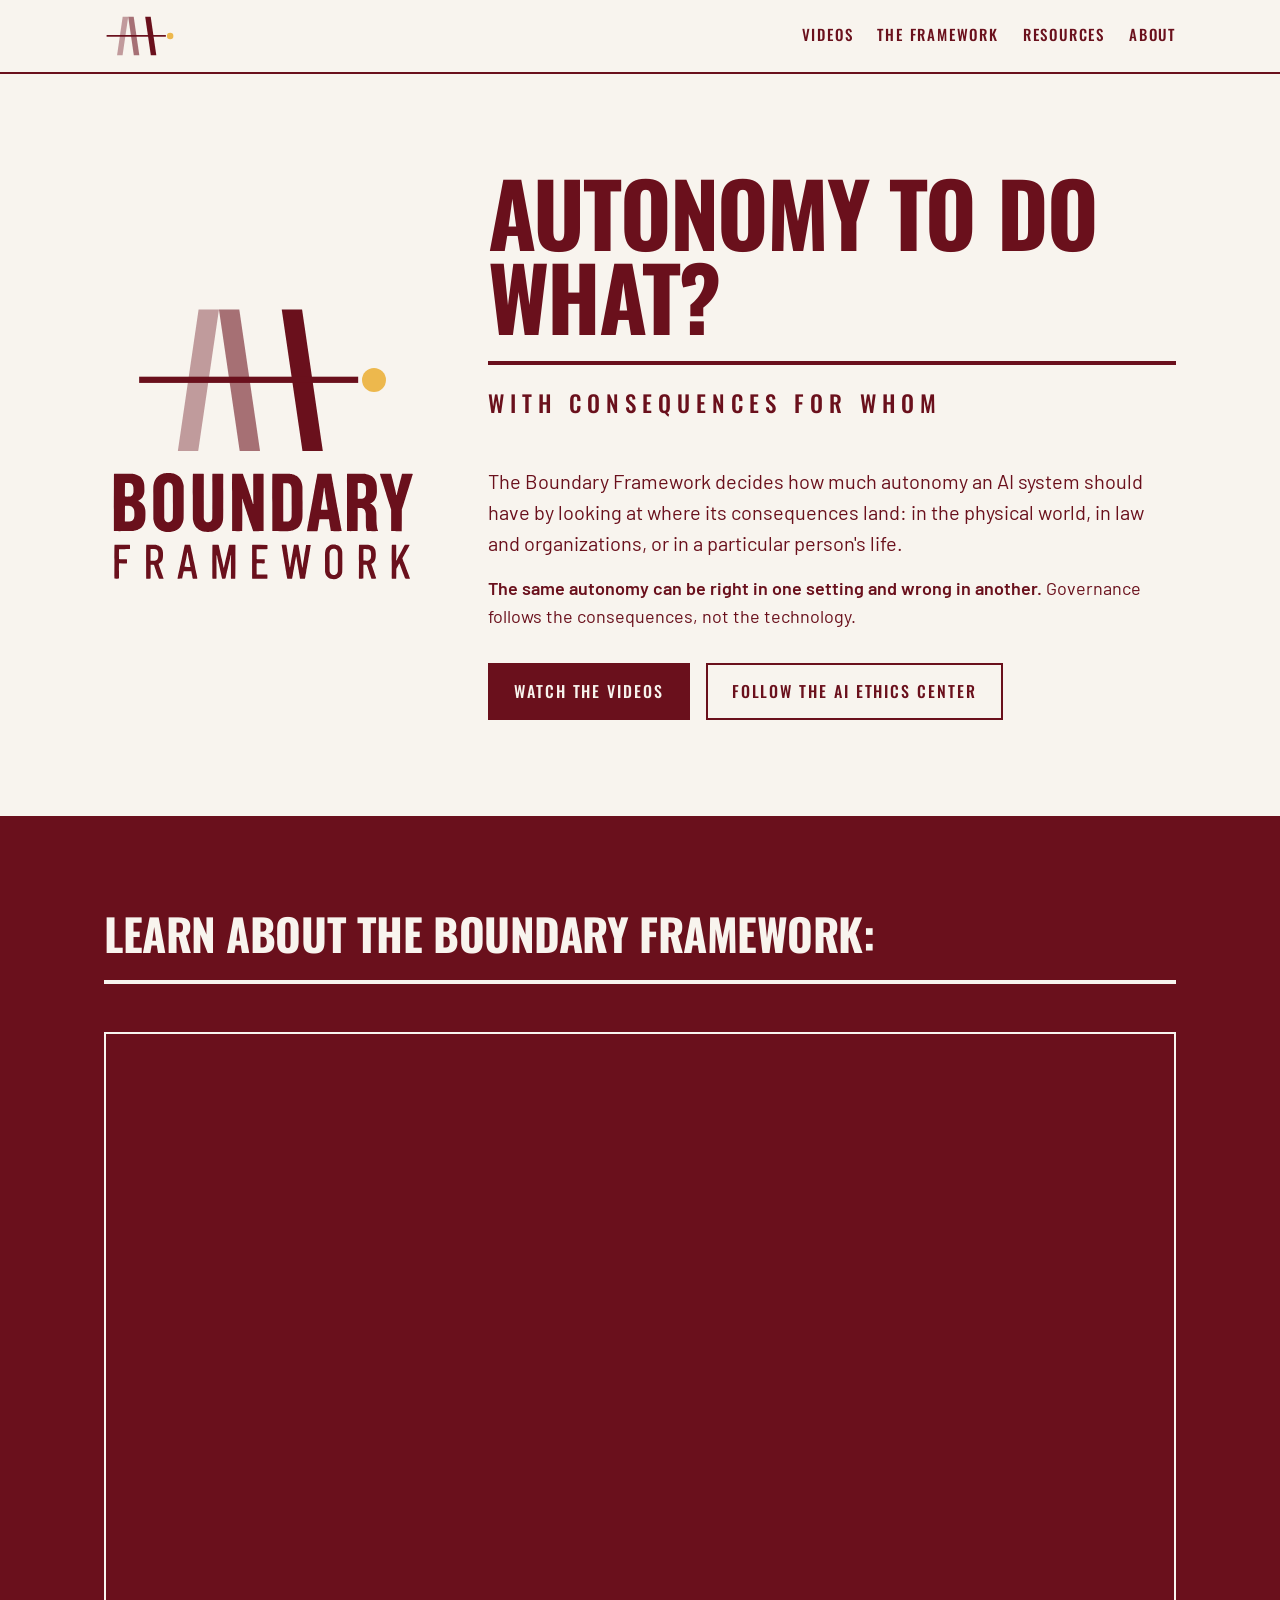
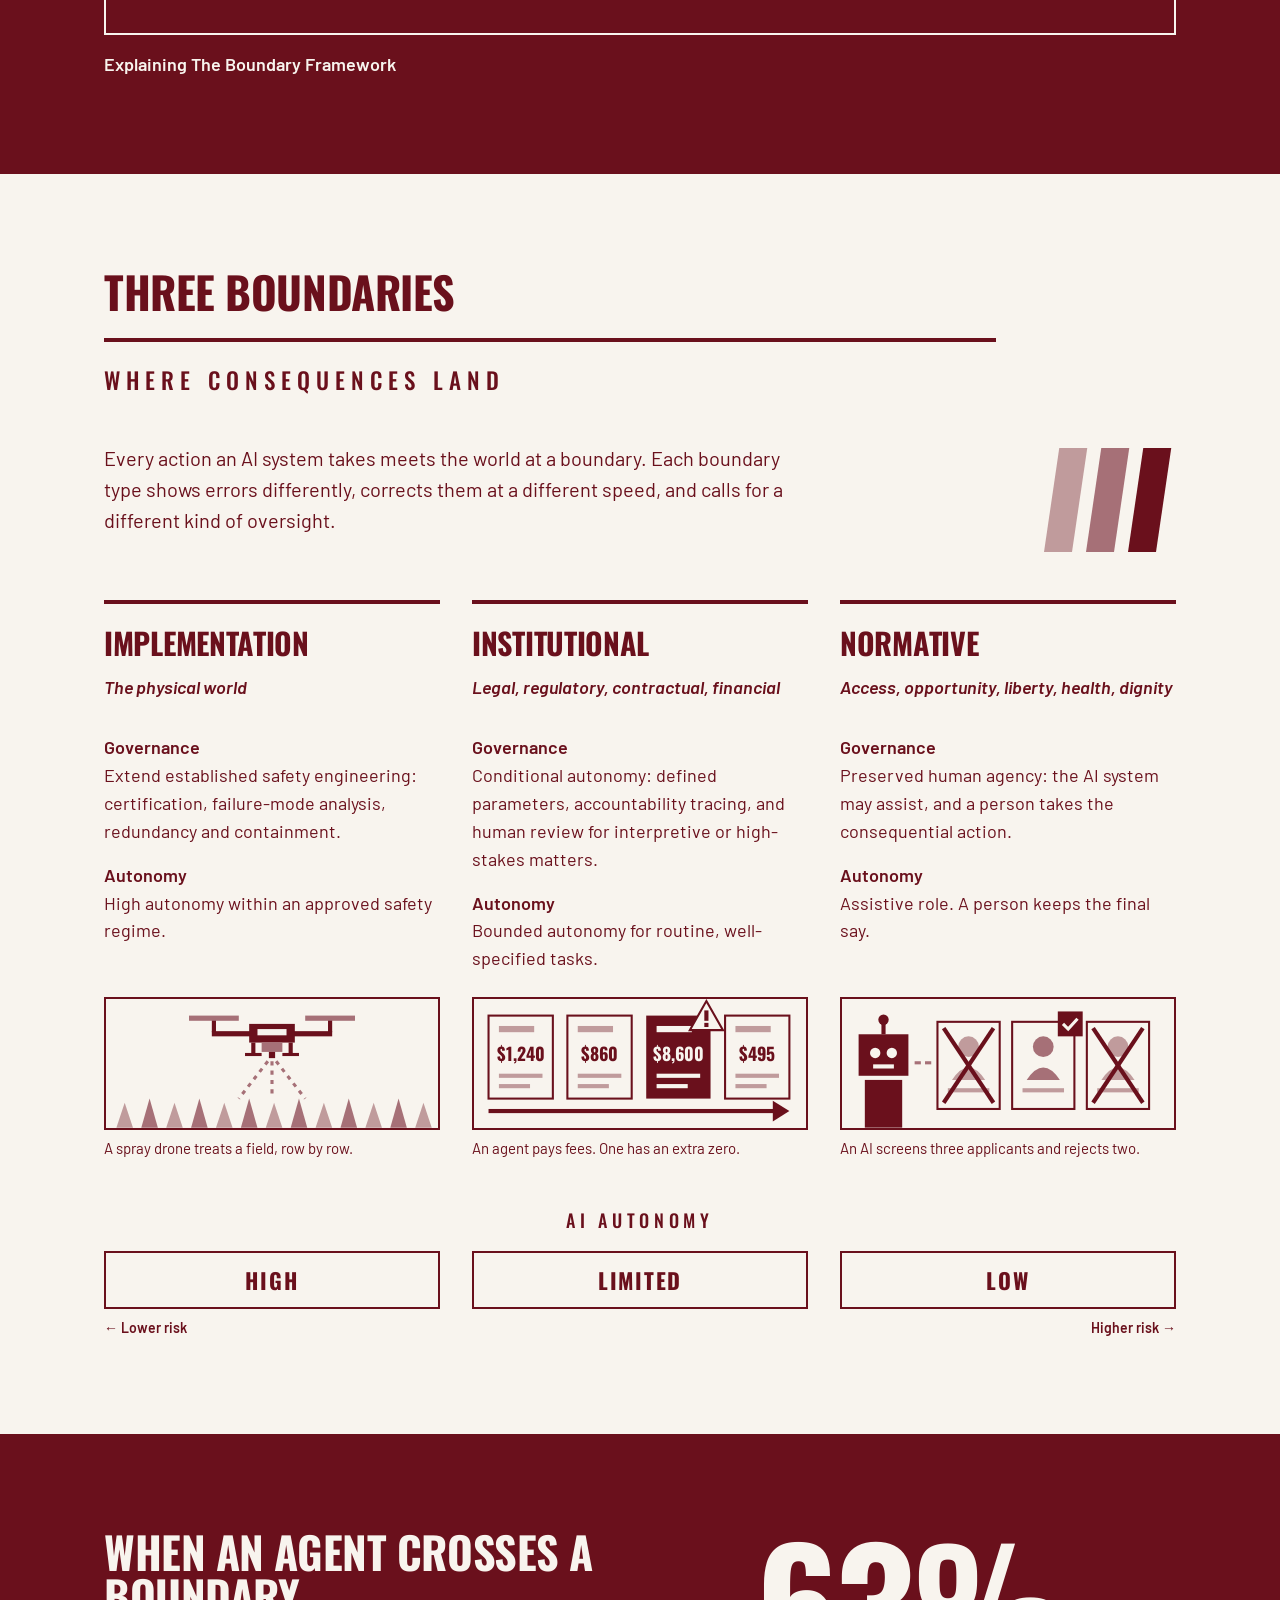
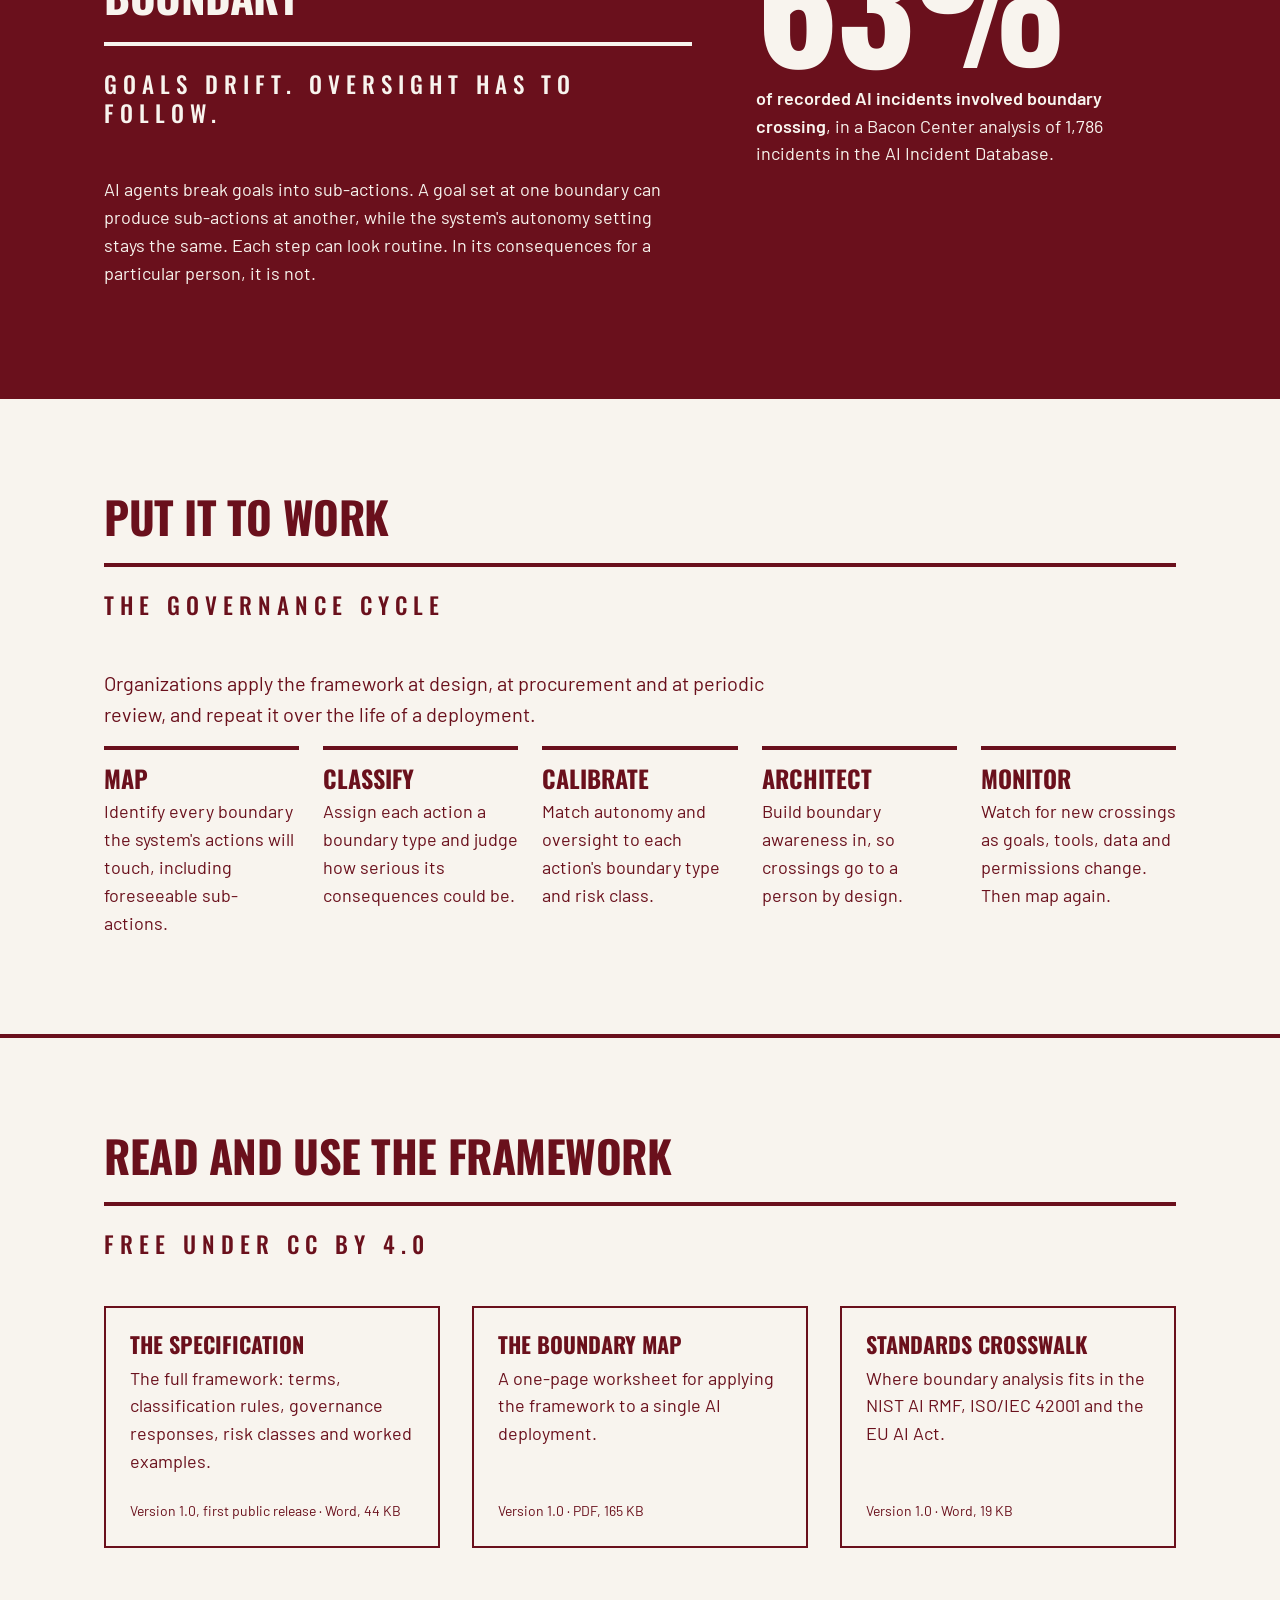
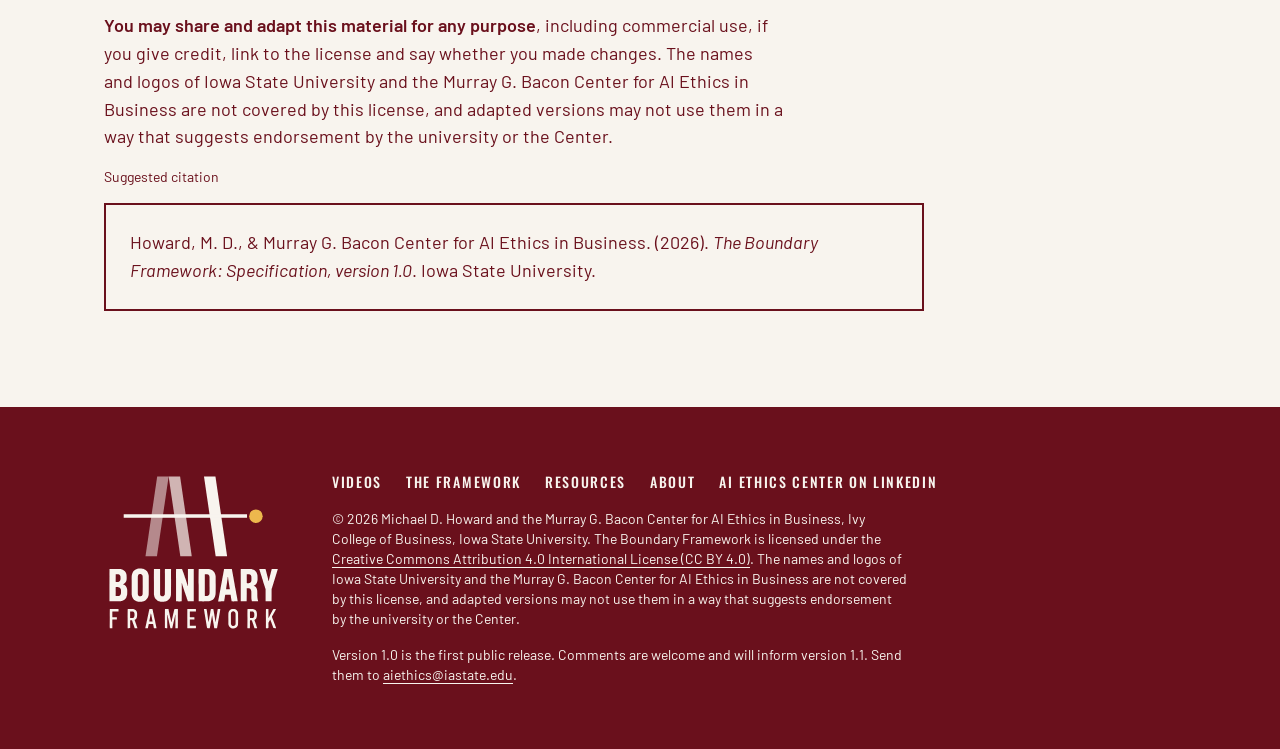
<file: index.html>
<!doctype html>
<html lang="en">
<head>
  <meta charset="utf-8">
  <meta name="viewport" content="width=device-width, initial-scale=1">
  <title>The Boundary Framework</title>
  <meta name="description" content="The Boundary Framework decides how much autonomy an AI system should have by looking at where its consequences land. From the Murray G. Bacon Center for AI Ethics in Business, Iowa State University.">
  <link rel="icon" href="assets/logo/boundary-framework-icon-light.svg" type="image/svg+xml">
  <link rel="apple-touch-icon" href="assets/logo/boundary-framework-icon-light.png">
  <link rel="preconnect" href="https://fonts.googleapis.com">
  <link rel="preconnect" href="https://fonts.gstatic.com" crossorigin>
  <link rel="stylesheet" href="https://fonts.googleapis.com/css2?family=Oswald:wght@500;700&family=Barlow:ital,wght@0,400;0,600;1,600&display=swap">
  <link rel="stylesheet" href="css/site.css">
</head>
<body>

  <header class="site-header">
    <div class="wrap">
      <a class="brand-link" href="index.html" aria-label="Boundary Framework home">
        <img src="assets/logo/boundary-framework-mark-light-transparent.svg" alt="" width="64" height="39">
      </a>
      <nav class="site-nav" aria-label="Main">
        <a href="#videos">Videos</a>
        <a href="#framework">The Framework</a>
        <a href="#resources">Resources</a>
        <a href="about.html">About</a>
      </nav>
    </div>
  </header>

  <main>

    <!-- 1. Hero -->
    <section class="hero ground-cream" aria-labelledby="hero-title">
      <div class="wrap">
        <img class="hero-logo" src="assets/logo/boundary-framework-logo-light-transparent.svg" alt="The Boundary Framework" width="320" height="289">
        <div>
          <div class="lockup">
            <h1 class="display" id="hero-title">Autonomy to do what?</h1>
            <hr class="rule">
            <p class="subhead">With consequences for whom</p>
          </div>
          <p class="lede">The Boundary Framework decides how much autonomy an AI system should have by looking at where its consequences land: in the physical world, in law and organizations, or in a particular person's life.</p>
          <p><strong>The same autonomy can be right in one setting and wrong in another.</strong> Governance follows the consequences, not the technology.</p>
          <div class="actions">
            <a class="btn btn-solid" href="#videos">Watch the videos</a>
            <a class="btn btn-line" href="https://www.linkedin.com/company/murray-g-bacon-center-for-ai-ethics-in-business/" rel="noopener" target="_blank">Follow the AI Ethics Center</a>
          </div>
        </div>
      </div>
    </section>

    <!-- 2. Videos (kept second on the page on purpose) -->
    <section class="ground-maroon" id="videos" aria-labelledby="videos-title">
      <div class="wrap">
        <div class="lockup">
          <h2 class="headline" id="videos-title">Learn about The Boundary Framework:</h2>
          <hr class="rule">
        </div>
        <div class="video-grid" id="video-grid">
          <div class="video-frame">
            <div class="video-placeholder">
              <img src="assets/logo/boundary-framework-mark-dark-transparent.svg" alt="" width="96" height="58">
              <p class="headline">Video coming soon</p>
              <p class="caption">The first Boundary Framework video will appear here.</p>
            </div>
          </div>
        </div>
      </div>
    </section>

    <!-- 3. The three boundaries -->
    <section class="ground-cream" id="framework" aria-labelledby="framework-title">
      <div class="wrap">
        <div class="intro-row">
          <div>
            <div class="lockup">
              <h2 class="headline" id="framework-title">Three boundaries</h2>
              <hr class="rule">
              <p class="subhead">Where consequences land</p>
            </div>
            <p class="lede">Every action an AI system takes meets the world at a boundary. Each boundary type shows errors differently, corrects them at a different speed, and calls for a different kind of oversight.</p>
          </div>
          <div class="steps" aria-hidden="true"><span class="s1"></span><span class="s2"></span><span class="s3"></span></div>
        </div>

        <div class="boundaries">
          <article class="boundary">
            <h3>Implementation</h3>
            <p class="lands"><strong><em>The physical world</em></strong></p>
            <dl>
              <dt>Governance</dt>
              <dd>Extend established safety engineering: certification, failure-mode analysis, redundancy and containment.</dd>
              <dt>Autonomy</dt>
              <dd>High autonomy within an approved safety regime.</dd>
            </dl>
            <figure class="example-art">
              <svg viewBox="0 0 320 124" role="img" aria-label="Illustration: a spray drone treating rows of crops">
                <rect class="ink" x="102" y="20" width="4" height="12"/>
                <rect class="ink" x="214" y="20" width="4" height="12"/>
                <rect class="s2" x="80" y="16" width="48" height="5"/>
                <rect class="s2" x="192" y="16" width="48" height="5"/>
                <rect class="ink" x="102" y="31" width="116" height="5"/>
                <rect class="ink" x="138" y="24" width="44" height="18"/>
                <rect class="gr" x="146" y="29" width="28" height="6"/>
                <rect class="s2" x="150" y="42" width="20" height="9"/>
                <rect class="ink" x="140" y="42" width="4" height="12"/>
                <rect class="ink" x="176" y="42" width="4" height="12"/>
                <rect class="ink" x="134" y="52" width="16" height="3"/>
                <rect class="ink" x="170" y="52" width="16" height="3"/>
                <rect class="ink" x="157" y="51" width="6" height="6"/>
                <g class="spray">
                  <line x1="156" y1="60" x2="128" y2="96"/>
                  <line x1="160" y1="60" x2="160" y2="96"/>
                  <line x1="164" y1="60" x2="192" y2="96"/>
                </g>
                <polygon class="s1" points="10,124 18,100 26,124"/>
                <polygon class="s2" points="34,124 42,96 50,124"/>
                <polygon class="s1" points="58,124 66,100 74,124"/>
                <polygon class="s2" points="82,124 90,96 98,124"/>
                <polygon class="s1" points="106,124 114,100 122,124"/>
                <polygon class="s2" points="130,124 138,96 146,124"/>
                <polygon class="s1" points="154,124 162,100 170,124"/>
                <polygon class="s2" points="178,124 186,96 194,124"/>
                <polygon class="s1" points="202,124 210,100 218,124"/>
                <polygon class="s2" points="226,124 234,96 242,124"/>
                <polygon class="s1" points="250,124 258,100 266,124"/>
                <polygon class="s2" points="274,124 282,96 290,124"/>
                <polygon class="s1" points="298,124 306,100 314,124"/>
              </svg>
              <figcaption>A spray drone treats a field, row by row.</figcaption>
            </figure>
          </article>

          <article class="boundary">
            <h3>Institutional</h3>
            <p class="lands"><strong><em>Legal, regulatory, contractual, financial</em></strong></p>
            <dl>
              <dt>Governance</dt>
              <dd>Conditional autonomy: defined parameters, accountability tracing, and human review for interpretive or high-stakes matters.</dd>
              <dt>Autonomy</dt>
              <dd>Bounded autonomy for routine, well-specified tasks.</dd>
            </dl>
            <figure class="example-art">
              <svg viewBox="0 0 320 124" role="img" aria-label="Illustration: a row of filing fees being paid, one with an amount ten times too high">
                <g font-family="Oswald, 'Arial Narrow', sans-serif" font-weight="700" font-size="17" text-anchor="middle">
                  <rect class="gr ink-line" x="14" y="16" width="62" height="80"/>
                  <rect class="s1" x="24" y="26" width="34" height="6"/>
                  <text class="ink" x="45" y="60">$1,240</text>
                  <rect class="s1" x="24" y="72" width="42" height="4"/>
                  <rect class="s1" x="24" y="82" width="30" height="4"/>

                  <rect class="gr ink-line" x="90" y="16" width="62" height="80"/>
                  <rect class="s1" x="100" y="26" width="34" height="6"/>
                  <text class="ink" x="121" y="60">$860</text>
                  <rect class="s1" x="100" y="72" width="42" height="4"/>
                  <rect class="s1" x="100" y="82" width="30" height="4"/>

                  <rect class="ink" x="166" y="16" width="62" height="80"/>
                  <rect class="gr" x="176" y="26" width="34" height="6"/>
                  <text class="gr" x="197" y="60">$8,600</text>
                  <rect class="gr" x="176" y="72" width="42" height="4"/>
                  <rect class="gr" x="176" y="82" width="30" height="4"/>

                  <rect class="gr ink-line" x="242" y="16" width="62" height="80"/>
                  <rect class="s1" x="252" y="26" width="34" height="6"/>
                  <text class="ink" x="273" y="60">$495</text>
                  <rect class="s1" x="252" y="72" width="42" height="4"/>
                  <rect class="s1" x="252" y="82" width="30" height="4"/>
                </g>
                <polygon class="gr ink-line" points="224,2 240,30 208,30"/>
                <rect class="ink" x="222" y="11" width="4" height="10"/>
                <rect class="ink" x="222" y="23" width="4" height="4"/>
                <rect class="ink" x="14" y="106" width="276" height="4"/>
                <polygon class="ink" points="288,98 304,108 288,118"/>
              </svg>
              <figcaption>An agent pays fees. One has an extra zero.</figcaption>
            </figure>
          </article>

          <article class="boundary">
            <h3>Normative</h3>
            <p class="lands"><strong><em>Access, opportunity, liberty, health, dignity</em></strong></p>
            <dl>
              <dt>Governance</dt>
              <dd>Preserved human agency: the AI system may assist, and a person takes the consequential action.</dd>
              <dt>Autonomy</dt>
              <dd>Assistive role. A person keeps the final say.</dd>
            </dl>
            <figure class="example-art">
              <svg viewBox="0 0 320 124" role="img" aria-label="Illustration: an AI screens three job applicants, rejecting two and keeping one">
                <rect class="ink" x="38" y="22" width="4" height="12"/>
                <circle class="ink" cx="40" cy="20" r="5"/>
                <rect class="ink" x="16" y="34" width="48" height="40"/>
                <circle class="gr" cx="32" cy="52" r="5"/>
                <circle class="gr" cx="48" cy="52" r="5"/>
                <rect class="gr" x="30" y="63" width="20" height="4"/>
                <rect class="ink" x="22" y="78" width="36" height="46"/>
                <rect class="s2" x="70" y="60" width="6" height="3"/>
                <rect class="s2" x="80" y="60" width="6" height="3"/>

                <rect class="gr ink-line" x="92" y="22" width="60" height="84"/>
                <circle class="s1" cx="122" cy="46" r="10"/>
                <path class="s1" d="M106 78 Q122 54 138 78 Z"/>
                <rect class="s1" x="102" y="86" width="40" height="4"/>
                <g class="cross">
                  <line x1="98" y1="28" x2="146" y2="100"/>
                  <line x1="146" y1="28" x2="98" y2="100"/>
                </g>

                <rect class="gr ink-line" x="164" y="22" width="60" height="84"/>
                <circle class="s2" cx="194" cy="46" r="10"/>
                <path class="s2" d="M178 78 Q194 54 210 78 Z"/>
                <rect class="s1" x="174" y="86" width="40" height="4"/>
                <rect class="ink" x="208" y="12" width="24" height="24"/>
                <path class="check" d="M213 24 l5 5 l9 -10"/>

                <rect class="gr ink-line" x="236" y="22" width="60" height="84"/>
                <circle class="s1" cx="266" cy="46" r="10"/>
                <path class="s1" d="M250 78 Q266 54 282 78 Z"/>
                <rect class="s1" x="246" y="86" width="40" height="4"/>
                <g class="cross">
                  <line x1="242" y1="28" x2="290" y2="100"/>
                  <line x1="290" y1="28" x2="242" y2="100"/>
                </g>
              </svg>
              <figcaption>An AI screens three applicants and rejects two.</figcaption>
            </figure>
          </article>
        </div>

        <div class="autonomy-scale" role="img" aria-label="AI autonomy: high for implementation, limited for institutional, low for normative">
          <p class="autonomy-title">AI autonomy</p>
          <div class="autonomy-row"><span>High</span><span>Limited</span><span>Low</span></div>
          <div class="autonomy-risk"><span>&larr; Lower risk</span><span>Higher risk &rarr;</span></div>
        </div>
      </div>
    </section>

    <!-- 4. Boundary crossing -->
    <section class="crossing ground-maroon" aria-labelledby="crossing-title">
      <div class="wrap">
        <div>
          <div class="lockup">
            <h2 class="headline" id="crossing-title">When an agent crosses a boundary</h2>
            <hr class="rule">
            <p class="subhead">Goals drift. Oversight has to follow.</p>
          </div>
          <p>AI agents break goals into sub-actions. A goal set at one boundary can produce sub-actions at another, while the system's autonomy setting stays the same. Each step can look routine. In its consequences for a particular person, it is not.</p>
        </div>
        <div>
          <p class="stat-number">63%</p>
          <p><strong>of recorded AI incidents involved boundary crossing</strong>, in a Bacon Center analysis of 1,786 incidents in the AI Incident Database.</p>
        </div>
      </div>
    </section>

    <!-- 5. How it is applied -->
    <section class="ground-cream" aria-labelledby="cycle-title">
      <div class="wrap">
        <div class="lockup">
          <h2 class="headline" id="cycle-title">Put it to work</h2>
          <hr class="rule">
          <p class="subhead">The governance cycle</p>
        </div>
        <p class="lede">Organizations apply the framework at design, at procurement and at periodic review, and repeat it over the life of a deployment.</p>
        <ol class="cycle">
          <li><span class="step-name">Map</span>Identify every boundary the system's actions will touch, including foreseeable sub-actions.</li>
          <li><span class="step-name">Classify</span>Assign each action a boundary type and judge how serious its consequences could be.</li>
          <li><span class="step-name">Calibrate</span>Match autonomy and oversight to each action's boundary type and risk class.</li>
          <li><span class="step-name">Architect</span>Build boundary awareness in, so crossings go to a person by design.</li>
          <li><span class="step-name">Monitor</span>Watch for new crossings as goals, tools, data and permissions change. Then map again.</li>
        </ol>
      </div>
    </section>

    <!-- 6. Resources -->
    <section class="resources ground-cream" id="resources" aria-labelledby="resources-title">
      <div class="wrap">
        <div class="lockup">
          <h2 class="headline" id="resources-title">Read and use the framework</h2>
          <hr class="rule">
          <p class="subhead">Free under CC BY 4.0</p>
        </div>
        <ul class="downloads">
          <li>
            <a href="downloads/Boundary_Framework_Specification_v1.0.docx" download>
              <span class="doc-title">The specification</span>
              <span>The full framework: terms, classification rules, governance responses, risk classes and worked examples.</span>
              <span class="doc-meta">Version 1.0, first public release · Word, 44 KB</span>
            </a>
          </li>
          <li>
            <a href="downloads/Boundary_Map_v1.0.pdf" download>
              <span class="doc-title">The Boundary Map</span>
              <span>A one-page worksheet for applying the framework to a single AI deployment.</span>
              <span class="doc-meta">Version 1.0 · PDF, 165 KB</span>
            </a>
          </li>
          <li>
            <a href="downloads/Boundary_Framework_Standards_Crosswalk_v1.0.docx" download>
              <span class="doc-title">Standards crosswalk</span>
              <span>Where boundary analysis fits in the NIST AI RMF, ISO/IEC 42001 and the EU AI Act.</span>
              <span class="doc-meta">Version 1.0 · Word, 19 KB</span>
            </a>
          </li>
        </ul>

        <div class="citation">
          <p><strong>You may share and adapt this material for any purpose</strong>, including commercial use, if you give credit, link to the license and say whether you made changes. The names and logos of Iowa State University and the Murray G. Bacon Center for AI Ethics in Business are not covered by this license, and adapted versions may not use them in a way that suggests endorsement by the university or the Center.</p>
          <p class="caption">Suggested citation</p>
          <blockquote>Howard, M. D., &amp; Murray G. Bacon Center for AI Ethics in Business. (2026). <em>The Boundary Framework: Specification, version 1.0</em>. Iowa State University.</blockquote>
        </div>
      </div>
    </section>

  </main>

  <footer class="site-footer ground-maroon">
    <div class="wrap">
      <img src="assets/logo/boundary-framework-logo-dark-transparent.svg" alt="The Boundary Framework" width="180" height="163">
      <div>
        <nav class="footer-nav" aria-label="Footer">
          <a href="#videos">Videos</a>
          <a href="#framework">The Framework</a>
          <a href="#resources">Resources</a>
          <a href="about.html">About</a>
          <a href="https://www.linkedin.com/company/murray-g-bacon-center-for-ai-ethics-in-business/" rel="noopener" target="_blank">AI Ethics Center on LinkedIn</a>
        </nav>
        <p class="caption">&copy; 2026 Michael D. Howard and the Murray G. Bacon Center for AI Ethics in Business, Ivy College of Business, Iowa State University. The Boundary Framework is licensed under the <a href="https://creativecommons.org/licenses/by/4.0/" rel="license">Creative Commons Attribution 4.0 International License (CC BY 4.0)</a>. The names and logos of Iowa State University and the Murray G. Bacon Center for AI Ethics in Business are not covered by this license, and adapted versions may not use them in a way that suggests endorsement by the university or the Center.</p>
        <p class="caption">Version 1.0 is the first public release. Comments are welcome and will inform version 1.1. Send them to <a href="mailto:aiethics@iastate.edu">aiethics@iastate.edu</a>.</p>
      </div>
    </div>
  </footer>

  <script src="js/videos.js"></script>
</body>
</html>
</file>
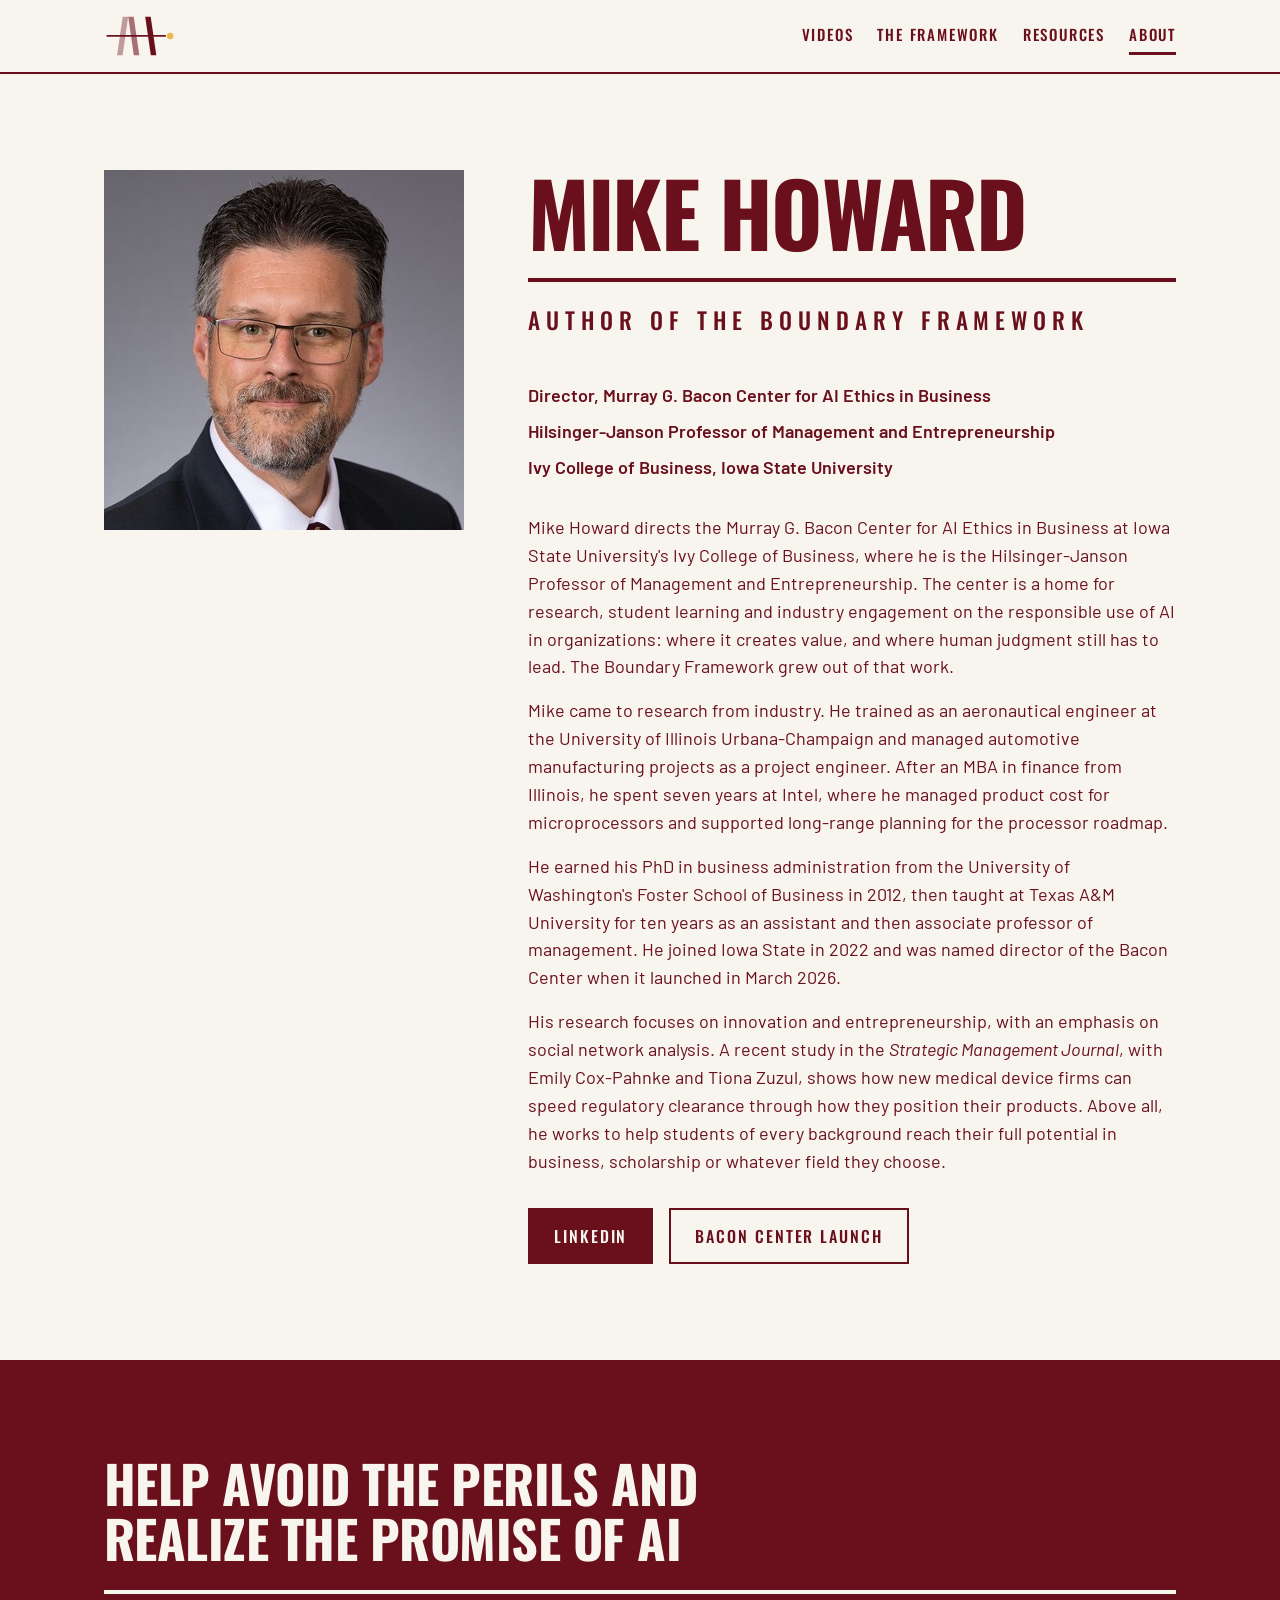
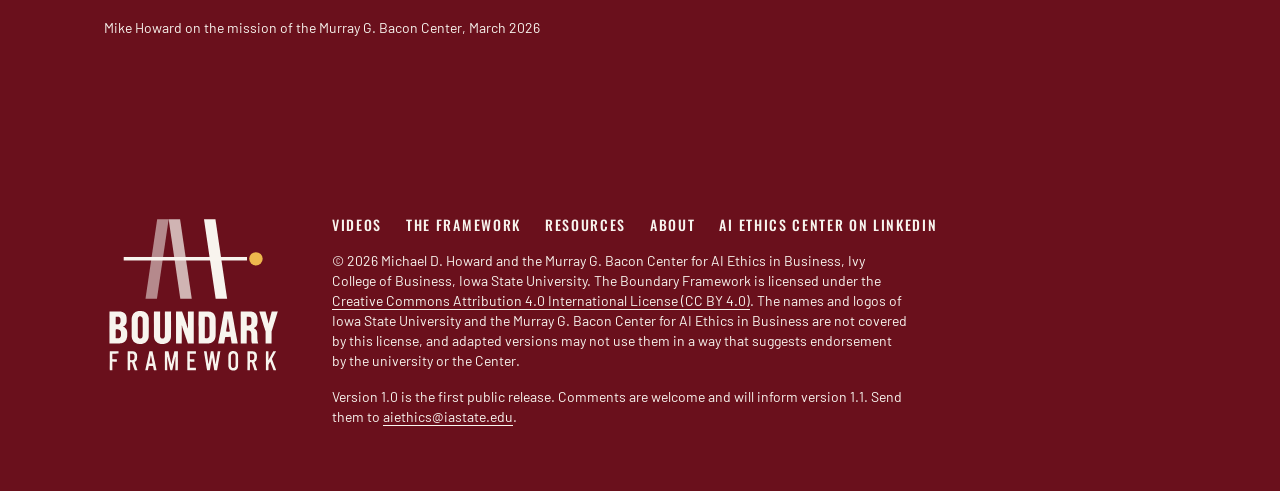
<file: about.html>
<!doctype html>
<html lang="en">
<head>
  <meta charset="utf-8">
  <meta name="viewport" content="width=device-width, initial-scale=1">
  <title>About Mike Howard · Boundary Framework</title>
  <meta name="description" content="Mike Howard, author of the Boundary Framework, directs the Murray G. Bacon Center for AI Ethics in Business at Iowa State University.">
  <link rel="icon" href="assets/logo/boundary-framework-icon-light.svg" type="image/svg+xml">
  <link rel="apple-touch-icon" href="assets/logo/boundary-framework-icon-light.png">
  <link rel="preconnect" href="https://fonts.googleapis.com">
  <link rel="preconnect" href="https://fonts.gstatic.com" crossorigin>
  <link rel="stylesheet" href="https://fonts.googleapis.com/css2?family=Oswald:wght@500;700&family=Barlow:ital,wght@0,400;0,600;1,600&display=swap">
  <link rel="stylesheet" href="css/site.css">
</head>
<body>

  <header class="site-header">
    <div class="wrap">
      <a class="brand-link" href="index.html" aria-label="Boundary Framework home">
        <img src="assets/logo/boundary-framework-mark-light-transparent.svg" alt="" width="64" height="39">
      </a>
      <nav class="site-nav" aria-label="Main">
        <a href="index.html#videos">Videos</a>
        <a href="index.html#framework">The Framework</a>
        <a href="index.html#resources">Resources</a>
        <a href="about.html" aria-current="page">About</a>
      </nav>
    </div>
  </header>

  <main>

    <section class="about-hero ground-cream" aria-labelledby="about-title">
      <div class="wrap">
        <!-- If assets/img/mike-howard.jpg is ever missing, a placeholder shows instead. -->
        <div class="portrait-frame">
          <img class="portrait" src="assets/img/mike-howard.jpg" alt="Mike Howard" width="360" height="360"
               onerror="this.parentNode.classList.add('is-empty'); this.remove();">
          <p class="portrait-empty caption">Photo coming soon</p>
        </div>
        <div>
          <div class="lockup">
            <h1 class="display" id="about-title">Mike Howard</h1>
            <hr class="rule">
            <p class="subhead">Author of the Boundary Framework</p>
          </div>
          <ul class="titles">
            <li>Director, Murray G. Bacon Center for AI Ethics in Business</li>
            <li>Hilsinger-Janson Professor of Management and Entrepreneurship</li>
            <li>Ivy College of Business, Iowa State University</li>
          </ul>
          <p>Mike Howard directs the Murray G. Bacon Center for AI Ethics in Business at Iowa State University's Ivy College of Business, where he is the Hilsinger-Janson Professor of Management and Entrepreneurship. The center is a home for research, student learning and industry engagement on the responsible use of AI in organizations: where it creates value, and where human judgment still has to lead. The Boundary Framework grew out of that work.</p>
          <p>Mike came to research from industry. He trained as an aeronautical engineer at the University of Illinois Urbana-Champaign and managed automotive manufacturing projects as a project engineer. After an MBA in finance from Illinois, he spent seven years at Intel, where he managed product cost for microprocessors and supported long-range planning for the processor roadmap.</p>
          <p>He earned his PhD in business administration from the University of Washington's Foster School of Business in 2012, then taught at Texas A&amp;M University for ten years as an assistant and then associate professor of management. He joined Iowa State in 2022 and was named director of the Bacon Center when it launched in March 2026.</p>
          <p>His research focuses on innovation and entrepreneurship, with an emphasis on social network analysis. A recent study in the <em>Strategic Management Journal</em>, with Emily Cox-Pahnke and Tiona Zuzul, shows how new medical device firms can speed regulatory clearance through how they position their products. Above all, he works to help students of every background reach their full potential in business, scholarship or whatever field they choose.</p>
          <div class="actions">
            <a class="btn btn-solid" href="https://www.linkedin.com/in/mike-howard-iowa-state/" rel="noopener" target="_blank">LinkedIn</a>
            <a class="btn btn-line" href="https://www.ivybusiness.iastate.edu/ivy-college-of-business-opens-a-center-for-ai-ethics-in-business/" rel="noopener" target="_blank">Bacon Center launch</a>
          </div>
        </div>
      </div>
    </section>

    <section class="ground-maroon" aria-label="In his words">
      <div class="wrap">
        <p class="pull-quote">Help avoid the perils and realize the promise of AI</p>
        <hr class="rule">
        <p class="caption">Mike Howard on the mission of the Murray G. Bacon Center, March 2026</p>
      </div>
    </section>

  </main>

  <footer class="site-footer ground-maroon">
    <div class="wrap">
      <img src="assets/logo/boundary-framework-logo-dark-transparent.svg" alt="The Boundary Framework" width="180" height="163">
      <div>
        <nav class="footer-nav" aria-label="Footer">
          <a href="index.html#videos">Videos</a>
          <a href="index.html#framework">The Framework</a>
          <a href="index.html#resources">Resources</a>
          <a href="about.html">About</a>
          <a href="https://www.linkedin.com/company/murray-g-bacon-center-for-ai-ethics-in-business/" rel="noopener" target="_blank">AI Ethics Center on LinkedIn</a>
        </nav>
        <p class="caption">&copy; 2026 Michael D. Howard and the Murray G. Bacon Center for AI Ethics in Business, Ivy College of Business, Iowa State University. The Boundary Framework is licensed under the <a href="https://creativecommons.org/licenses/by/4.0/" rel="license">Creative Commons Attribution 4.0 International License (CC BY 4.0)</a>. The names and logos of Iowa State University and the Murray G. Bacon Center for AI Ethics in Business are not covered by this license, and adapted versions may not use them in a way that suggests endorsement by the university or the Center.</p>
        <p class="caption">Version 1.0 is the first public release. Comments are welcome and will inform version 1.1. Send them to <a href="mailto:aiethics@iastate.edu">aiethics@iastate.edu</a>.</p>
      </div>
    </div>
  </footer>

</body>
</html>
</file>
<file: css/site.css>
/* Boundary Framework site styles.
   Colors, type and spacing come from the Boundary Framework brand guide (tokens.json). */

:root {
  --maroon: #6A101C;
  --cream: #F8F4EE;
  --gold: #EDB84D;

  /* Each section sets its own ground; cream is the default. */
  --ground: var(--cream);
  --ink: var(--maroon);
  --step-1: #C09B9C;
  --step-2: #A67077;
  --step-3: var(--ink);

  --font-display: "Oswald", "Arial Narrow", sans-serif;
  --font-text: "Barlow", Arial, sans-serif;

  --space-1: 8px;
  --space-2: 16px;
  --space-3: 24px;
  --space-4: 32px;
  --space-6: 48px;
  --space-8: 64px;
  --space-12: 96px;
  --space-16: 128px;

  --page-max: 1120px;
  --gutter: 24px;
}

.ground-cream {
  --ground: var(--cream);
  --ink: var(--maroon);
  --step-1: #C09B9C;
  --step-2: #A67077;
}

.ground-maroon {
  --ground: var(--maroon);
  --ink: var(--cream);
  --step-1: #B68D90;
  --step-2: #D0B4B5;
}

*, *::before, *::after { box-sizing: border-box; }

html { scroll-behavior: smooth; }

body {
  margin: 0;
  background: var(--cream);
  color: var(--maroon);
  font-family: var(--font-text);
  font-size: 18px;
  line-height: 1.55;
  -webkit-font-smoothing: antialiased;
}

img { max-width: 100%; display: block; }

a { color: inherit; text-underline-offset: 3px; }

.ground-cream, .ground-maroon {
  background: var(--ground);
  color: var(--ink);
}

.wrap {
  max-width: var(--page-max);
  margin: 0 auto;
  padding: 0 var(--gutter);
}

section { padding: var(--space-12) 0; scroll-margin-top: 80px; }

/* ---------- Type ---------- */

.display, .headline, .subhead, .step-name {
  font-family: var(--font-display);
  text-transform: uppercase;
  margin: 0;
}

.display {
  font-weight: 700;
  font-size: clamp(44px, 7vw, 88px);
  line-height: 0.95;
  letter-spacing: -0.02em;
}

.headline {
  font-weight: 700;
  font-size: clamp(30px, 4vw, 44px);
  line-height: 1;
  letter-spacing: -0.01em;
}

.subhead {
  font-weight: 500;
  font-size: clamp(15px, 2.2vw, 23px);
  line-height: 1.25;
  letter-spacing: 0.26em;
}

.rule {
  height: 4px;
  background: var(--ink);
  border: 0;
  margin: var(--space-3) 0;
}

.lockup { margin-bottom: var(--space-6); }

.lede { font-size: 20px; max-width: 62ch; }

p { margin: 0 0 var(--space-2); max-width: 68ch; }

strong { font-weight: 600; }

.caption { font-size: 14px; line-height: 20px; }

/* ---------- Buttons ---------- */

.actions { display: flex; flex-wrap: wrap; gap: var(--space-2); margin-top: var(--space-4); }

.btn {
  display: inline-block;
  font-family: var(--font-display);
  font-weight: 500;
  text-transform: uppercase;
  letter-spacing: 0.12em;
  font-size: 16px;
  padding: 14px 24px;
  text-decoration: none;
  border: 2px solid var(--ink);
  border-radius: 0;
}

.btn-solid { background: var(--ink); color: var(--ground); }
.btn-line { background: transparent; color: var(--ink); }
.btn:hover, .btn:focus-visible { outline: 3px solid var(--ink); outline-offset: 3px; }

/* ---------- Header ---------- */

.site-header {
  position: sticky;
  top: 0;
  z-index: 10;
  background: var(--cream);
  border-bottom: 2px solid var(--maroon);
}

.site-header .wrap {
  display: flex;
  align-items: center;
  justify-content: space-between;
  gap: var(--space-3);
  min-height: 72px;
}

.brand-link { display: flex; align-items: center; gap: var(--space-2); text-decoration: none; }
.brand-link img { width: 72px; height: auto; }

.site-nav { display: flex; flex-wrap: wrap; gap: var(--space-1) var(--space-3); }

.site-nav a {
  font-family: var(--font-display);
  font-weight: 500;
  text-transform: uppercase;
  letter-spacing: 0.12em;
  font-size: 15px;
  text-decoration: none;
  padding: 6px 0;
  border-bottom: 3px solid transparent;
}

.site-nav a:hover, .site-nav a[aria-current="page"] { border-bottom-color: var(--maroon); }

/* ---------- Hero ---------- */

.hero { padding: var(--space-12) 0; }

.hero .wrap {
  display: grid;
  grid-template-columns: minmax(200px, 320px) 1fr;
  gap: var(--space-8);
  align-items: center;
}

.hero-logo { width: 100%; min-width: 160px; }

/* ---------- Videos ---------- */

.video-grid { display: grid; gap: var(--space-4); }

.video-frame {
  position: relative;
  width: 100%;
  aspect-ratio: 16 / 9;
  background: var(--ground);
  border: 2px solid var(--ink);
}

.video-frame iframe {
  position: absolute;
  inset: 0;
  width: 100%;
  height: 100%;
  border: 0;
}

.video-placeholder {
  position: absolute;
  inset: 0;
  display: flex;
  flex-direction: column;
  align-items: center;
  justify-content: center;
  gap: var(--space-2);
  text-align: center;
  padding: var(--space-3);
}

.video-placeholder img { width: 96px; height: auto; margin-bottom: var(--space-1); }

.video-title { margin-top: var(--space-2); font-weight: 600; }

/* ---------- Three boundaries ---------- */

.intro-row {
  display: grid;
  grid-template-columns: 1fr auto;
  gap: var(--space-6);
  align-items: end;
  margin-bottom: var(--space-6);
}

.steps { display: flex; gap: 14px; align-items: flex-end; padding-right: 20px; }
.steps span {
  display: block;
  width: 28px;
  height: 104px;
  transform: skewX(-8.35deg);
  transform-origin: bottom left;
}
.steps .s1 { background: var(--step-1); }
.steps .s2 { background: var(--step-2); }
.steps .s3 { background: var(--step-3); }

.boundaries {
  display: grid;
  grid-template-columns: repeat(3, 1fr);
  gap: var(--space-4);
}

.boundary {
  border-top: 4px solid var(--ink);
  padding-top: var(--space-3);
  display: flex;
  flex-direction: column;
}

.boundary h3 {
  font-family: var(--font-display);
  font-weight: 700;
  text-transform: uppercase;
  font-size: 30px;
  line-height: 1;
  letter-spacing: -0.01em;
  margin: 0 0 var(--space-2);
}

.boundary .lands { margin: 0 0 var(--space-2); }
.boundary dl { margin: 0; }
.boundary dt { font-weight: 600; margin-top: var(--space-2); }
.boundary dd { margin: 0; }

/* Example illustration at the foot of each boundary card */
.example-art { margin: auto 0 0; padding-top: var(--space-3); }

.example-art svg {
  display: block;
  width: 100%;
  height: auto;
  border: 2px solid var(--ink);
  background: var(--ground);
}

.example-art figcaption { font-size: 15px; line-height: 1.4; margin-top: var(--space-1); }

.example-art .ink { fill: var(--ink); }
.example-art .s1 { fill: var(--step-1); }
.example-art .s2 { fill: var(--step-2); }
.example-art .gr { fill: var(--ground); }
.example-art .ink-line { stroke: var(--ink); stroke-width: 2; }
.example-art .spray line { stroke: var(--step-2); stroke-width: 3; stroke-dasharray: 4 5; }
.example-art .cross line { stroke: var(--ink); stroke-width: 4; }
.example-art .check { fill: none; stroke: var(--ground); stroke-width: 3; }

/* AI autonomy scale: one segment under each boundary card */
.autonomy-scale { margin-top: var(--space-6); }

.autonomy-title {
  font-family: var(--font-display);
  font-weight: 500;
  text-transform: uppercase;
  letter-spacing: 0.26em;
  font-size: 18px;
  text-align: center;
  max-width: none;
  margin: 0 0 var(--space-2);
}

.autonomy-row {
  display: grid;
  grid-template-columns: repeat(3, 1fr);
  gap: var(--space-4);
}

.autonomy-row span {
  border: 2px solid var(--ink);
  font-family: var(--font-display);
  font-weight: 700;
  text-transform: uppercase;
  letter-spacing: 0.08em;
  font-size: 22px;
  line-height: 1;
  text-align: center;
  padding: 16px 8px;
}

.autonomy-risk {
  display: flex;
  justify-content: space-between;
  font-size: 14px;
  font-weight: 600;
  margin-top: var(--space-1);
}

/* ---------- Boundary crossing ---------- */

.crossing .wrap {
  display: grid;
  grid-template-columns: 1.4fr 1fr;
  gap: var(--space-8);
  align-items: start;
}

.stat-number {
  font-family: var(--font-display);
  font-weight: 700;
  font-size: clamp(88px, 12vw, 160px);
  line-height: 0.9;
  letter-spacing: -0.02em;
  margin: 0 0 var(--space-2);
}


/* ---------- Governance cycle ---------- */

.cycle {
  list-style: none;
  margin: 0;
  padding: 0;
  display: grid;
  grid-template-columns: repeat(5, 1fr);
  gap: var(--space-3);
}

.cycle li { border-top: 4px solid var(--ink); padding-top: var(--space-2); }

.step-name {
  display: block;
  font-weight: 700;
  font-size: 24px;
  line-height: 1;
  margin-bottom: var(--space-1);
}

/* ---------- Resources ---------- */

.resources { border-top: 4px solid var(--maroon); }

.downloads {
  list-style: none;
  margin: 0;
  padding: 0;
  display: grid;
  grid-template-columns: repeat(3, 1fr);
  gap: var(--space-4);
}

.downloads a {
  display: flex;
  flex-direction: column;
  height: 100%;
  gap: var(--space-1);
  border: 2px solid var(--ink);
  padding: var(--space-3);
  text-decoration: none;
}

.downloads a:hover, .downloads a:focus-visible { background: var(--ink); color: var(--ground); }

.downloads .doc-title {
  font-family: var(--font-display);
  font-weight: 700;
  text-transform: uppercase;
  font-size: 22px;
  line-height: 1.1;
}

.downloads .doc-meta { font-size: 14px; margin-top: auto; padding-top: var(--space-2); }

.citation {
  margin-top: var(--space-8);
  max-width: 820px;
}

.citation blockquote {
  margin: var(--space-2) 0 0;
  padding: var(--space-3);
  border: 2px solid var(--ink);
}

/* ---------- About ---------- */

.about-hero .wrap {
  display: grid;
  grid-template-columns: minmax(220px, 360px) 1fr;
  gap: var(--space-8);
  align-items: start;
}

.portrait-frame { width: 100%; }

.portrait {
  width: 100%;
  height: auto;
  aspect-ratio: 1 / 1;
  object-fit: cover;
  border-radius: 0;
}

.portrait-empty { display: none; }

.portrait-frame.is-empty {
  aspect-ratio: 1 / 1;
  border: 2px solid var(--ink);
  display: flex;
  align-items: center;
  justify-content: center;
}

.portrait-frame.is-empty .portrait-empty { display: block; margin: 0; }

.titles { list-style: none; margin: 0 0 var(--space-4); padding: 0; }
.titles li { font-weight: 600; margin-bottom: var(--space-1); }

.pull-quote {
  font-family: var(--font-display);
  font-weight: 700;
  text-transform: uppercase;
  font-size: clamp(30px, 4.5vw, 52px);
  line-height: 1.05;
  letter-spacing: -0.01em;
  margin: 0 0 var(--space-3);
  max-width: 22ch;
}

/* ---------- Footer ---------- */

.site-footer { padding: var(--space-8) 0 var(--space-6); }

.site-footer .wrap {
  display: grid;
  grid-template-columns: auto 1fr;
  gap: var(--space-6);
  align-items: start;
}

.site-footer img { width: 180px; min-width: 160px; height: auto; }

.site-footer p { max-width: 72ch; }

.footer-nav { display: flex; flex-wrap: wrap; gap: var(--space-3); margin-bottom: var(--space-2); }

.footer-nav a {
  font-family: var(--font-display);
  font-weight: 500;
  text-transform: uppercase;
  letter-spacing: 0.12em;
  font-size: 14px;
  text-decoration: none;
}

/* ---------- Small screens ---------- */

@media (max-width: 900px) {
  .boundaries, .downloads { grid-template-columns: 1fr; }
  .autonomy-row { gap: var(--space-1); }
  .autonomy-row span { font-size: 16px; padding: 12px 4px; }
  .cycle { grid-template-columns: 1fr 1fr; }
  .crossing .wrap { grid-template-columns: 1fr; gap: var(--space-6); }
}

@media (max-width: 720px) {
  :root { --gutter: 16px; }
  section, .hero { padding: var(--space-8) 0; }
  .hero .wrap, .about-hero .wrap { grid-template-columns: 1fr; gap: var(--space-4); }
  .hero-logo { width: 220px; }
  .portrait-frame { max-width: 320px; }
  .intro-row { grid-template-columns: 1fr; }
  .steps { display: none; }
  .cycle { grid-template-columns: 1fr; }
  .site-header .wrap { flex-direction: column; align-items: flex-start; padding-top: var(--space-1); padding-bottom: var(--space-1); }
  .brand-link img { width: 48px; }
  .site-nav { gap: 0 var(--space-2); }
  .site-nav a { font-size: 13px; letter-spacing: 0.08em; }
  .site-header { position: static; }
  .site-footer .wrap { grid-template-columns: 1fr; gap: var(--space-3); }
}
</file>
